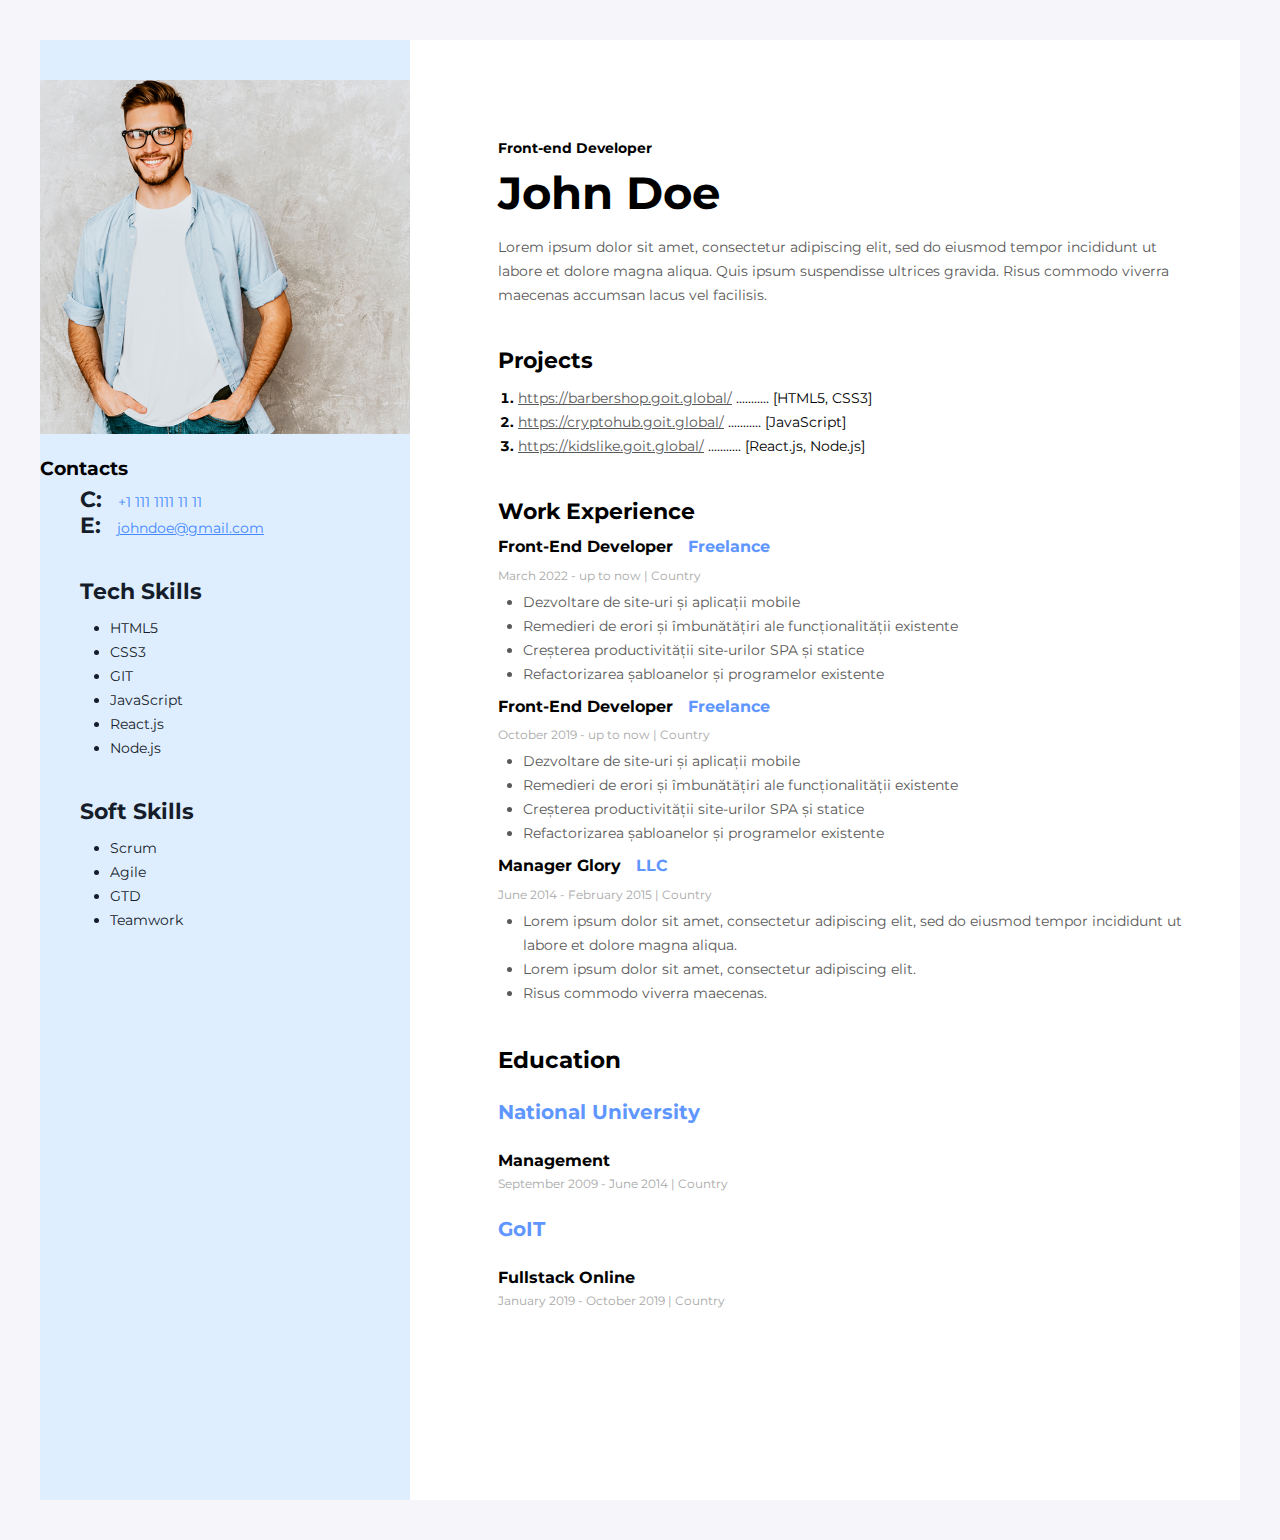
<file: index.html>
<!DOCTYPE html>
<html lang="en">

<head>
  <meta charset="UTF-8" />
  <meta name="viewport" content="width=device-width, initial-scale=1.0" />
  <title>My CV</title>
  <link rel="stylesheet" href="./styles/styles.css" />
  <link rel="preconnect" href="https://fonts.googleapis.com" />
  <link rel="preconnect" href="https://fonts.gstatic.com" crossorigin />
  <link
    href="https://fonts.googleapis.com/css2?family=Montserrat:ital,wght@0,100;0,200;0,300;0,400;0,500;0,600;0,700;0,800;0,900;1,100;1,200;1,300;1,400;1,500;1,600;1,700;1,800;1,900&display=swap"
    rel="stylesheet" />
</head>

<body>
  <!-- Our App-->
  <div class="app-wrapper">
    <!-- Right side container -->
    <div class="right-side-container">
      <!-- About me section -->
      <div class="about-me-section">
        <h4 class="about-me-professions">Front-end Developer</h4>
        <h1 class="about-me-name">John Doe</h1>
        <p class="about-me-description">
          Lorem ipsum dolor sit amet, consectetur adipiscing elit, sed do
          eiusmod tempor incididunt ut labore et dolore magna aliqua. Quis
          ipsum suspendisse ultrices gravida. Risus commodo viverra maecenas
          accumsan lacus vel facilisis.
        </p>
      </div>
      <!--Project Section-->
      <div class="project-section">
        <h3 class="project-header">Projects</h3>
        <ol class="project-list">
          <li>
            <a href="https://barbershop.goit.global/" class="project-name">https://barbershop.goit.global/</a>
            <span class="project-info">...........</span>
            <span class="project-info"> [HTML5, CSS3]</span>
          </li>
          <li>
            <a href="https://cryptohub.goit.global/" class="project-name">https://cryptohub.goit.global/</a>
            <span class="project-info">...........</span>
            <span class="project-info">[JavaScript]</span>
          </li>
          <li>
            <a href="https://kidslike.goit.global/" class="project-name">https://kidslike.goit.global/</a>
            <span class="project-info">...........</span>
            <span class="project-info"> [React.js, Node.js]</span>
          </li>
        </ol>
      </div>
      <!-- Work Experience Section-->
      <div class="work-experience-section">
        <h3 class="work-experience-header">Work Experience</h3>

        <!-- 1st Company -->
        <div class="company-container">
          <h4 class=" company-name">Front-End Developer 
            <span class="company-info">Freelance</span></h4>
          <p class="company-time">March 2022 - up to now | Country</p>
          <ul class="company-elements-list">
            <li>Dezvoltare de site-uri și aplicații mobile</li>
            <li>
              Remedieri de erori și îmbunătățiri ale funcționalității
              existente
            </li>
            <li>Creșterea productivității site-urilor SPA și statice</li>
            <li>Refactorizarea șabloanelor și programelor existente</li>
          </ul>
        </div>

        <!-- 2nd Company-->
        <div class="company-container">
          <h4 class="company-name">Front-End Developer
            <span class="company-info"> Freelance</span></h4>
          <p class="company-time">October 2019 - up to now | Country</p>
          <ul class="company-elements-list">
            <li>Dezvoltare de site-uri și aplicații mobile</li>
            <li>
              Remedieri de erori și îmbunătățiri ale funcționalității
              existente
            </li>
            <li>Creșterea productivității site-urilor SPA și statice</li>
            <li>Refactorizarea șabloanelor și programelor existente</li>
          </ul>
        </div>

        <!-- 3rd Company-->
        <div class="company-container">
          <h4 class="company-name">Manager Glory 
            <span class="company-info">LLC</span></h4>
          <p class="company-time">June 2014 - February 2015 | Country</p>
          <ul class="company-elements-list">
            <li>
              Lorem ipsum dolor sit amet, consectetur adipiscing elit, sed do
              eiusmod tempor incididunt ut labore et dolore magna aliqua.
            </li>
            <li>Lorem ipsum dolor sit amet, consectetur adipiscing elit.</li>
            <li>Risus commodo viverra maecenas.</li>
          </ul>
        </div>
      </div>
      <!-- Education Section-->
      <div class="education-section">
        <h3>Education</h3>

        <!-- National University-->
        <div>
          <h4 class="first-scool">National University</h4>
          <p class="second-scool">Management</p>
          <p class="company-time">September 2009 - June 2014 | Country</p>
        </div>

        <!-- GoIT COURSE-->
        <div>
          <h4 class="first-scool">GoIT</h4>
          <p class="second-scool">Fullstack Online</p>
          <p class="company-time">January 2019 - October 2019 | Country</p>
        </div>
      </div>
    </div>
    <aside class="sidebar-section">
      <img src="images/photo.png" alt="profile picture" width="370" class="sidebar-image" />

      <!-- Contacts information -->
      <div class="contacts-container">
        <h3 class="contacts-header">Contacts</h3>

        <div class="contacts-element">
          <span class="contacts-item">C: </span>
          <a href="tel:+111111111111" class="contacts-phone">+1 111 1111 11 11</a>
        </div>
        <div class="contacts-element">
          <span class="contacts-item">E: </span>
          <a href="mailto:johndoe@gmail.com" class="contacts-email">johndoe@gmail.com</a>
        </div>
      </div>

      <!-- Tech skills section-->
      <div class="tech-skills-section">
        <h3 class="tech-skills-header">Tech Skills</h3>
        <ul class="tech-skills-list">
          <li>HTML5</li>
          <li>CSS3</li>
          <li>GIT</li>
          <li>JavaScript</li>
          <li>React.js</li>
          <li>Node.js</li>
        </ul>
      </div>

      <!-- Soft Skills Section-->
      <div class="soft-skills-section">
        <h3 class="soft-skills-header">Soft Skills</h3>
        <ul class="soft-skills-list">
          <li>Scrum</li>
          <li>Agile</li>
          <li>GTD</li>
          <li>Teamwork</li>
        </ul>
      </div>
    </aside>
  </div>
</body>

</html>
</file>
<file: styles/styles.css>
/* Our App */

        body {
        font-family: "Montserrat", sans-serif;
        background-color: #F6F6FA;

        ;
        }
/* Sidebar Styles */
        .sidebar-section {
        background-color: #DFEEFF;
        }
.sidebar-image {
    margin-top: 40px;
}
 .app-wrapper{
        display: flex;
        flex-direction: row-reverse;
        width: 1200px;
        margin: 40px auto;
        background-color: #fff;
        }
        .contact-container{
        padding-left: 40px;
        }
.contact-header{
          color: #161D2A;
        font-size: 22px;
         font-style: normal;
         font-weight: 700;
         line-height: normal;

}       
.contacts-item{
        color: #161D2A;
        font-size: 22px;
        font-style: normal;
        font-weight: 700;
        line-height: normal;
        padding-left: 40px;
}
.contacts-phone{
        color: #4489FF;
        font-size: 14px;
        font-style: normal;
        font-weight: 400;
        line-height: 24px;
        text-decoration: none;
        margin-left: 10px;

}
.contacts-email{
        color: #4489FF;
        font-size: 14px;
        font-style: normal;
        font-weight: 400;
        line-height: 24px;
        margin-left: 10px
}
.contacts-element{
        margin-top: -12px;
        margin-bottom: 10px;
}

.tech-skills-section,
.soft-skills-section {
  padding-left: 40px;
  margin-top: 40px;
}
.tech-skills-header,
.soft-skills-header {
  color: #161d2a;
  font-style: normal;
  font-size: 22px;
  font-weight: 700;
  line-height: 24px;
}
.tech-skills-list,
.soft-skills-list {
  color: #161d2a;
  font-style: normal;
  font-size: 14px;
  font-weight: 400;
  line-height: 24px;
  margin-top: -10px;
  margin-left: -10px;
}
       
/* Main content Styles */
    .right-side-container{
    padding-left: 88px;
    padding-top: 80px;
    padding-right: 40px;
    padding-bottom: 180px;
    }
.about-me-professions{
        
        font-size: 14px;
        font-style: normal;
        font-weight: 700;
        line-height: normal;
    }
    .about-me-name{
        font-size: 45px;
        font-style: normal;
        font-weight: 700;
        line-height: normal;
        margin-top: -10px;
    }
    .about-me-description{
        color: #595959;
        font-size: 14px;
        font-style: normal;
        font-weight: 400;
        line-height: 24px;
        margin-top: -15px;
    }
    .project-section{
        margin-top: 40px;
    }
    .project-header{
        font-size: 22px;
        font-style: normal;
        font-weight: 700;
        line-height: normal;
    }
    .project-list{
        font-size: 14px;
        font-style: normal;
        font-weight: 700;
        line-height: 24px;
        margin-left: -20px;
        margin-top: -10px;
    }
    .project-name{
        color: #595959;
        font-size: 14px;
        font-style: normal;
        font-weight: 400;
        line-height: 24px; /*171.429%   */
        text-decoration: underline;
    }
    .project-info{
        font-weight: 400;
    }
    .work-experience-section{
        margin-top: 40px;
    }
    .work-experience-header{
        font-size: 22px;
        font-style: normal;
        font-weight: 700;
        line-height: normal;
    }
   .company-name{
        font-size: 16px;
        font-style: normal;
        font-weight: 700;
        line-height: normal;
   } 
   .company-info{
        color: #6096FF;
        margin-left: 10px;
   }
   .company-time{
        color: #a8a8a8;
        font-size: 12px;
        font-style: normal;
        font-weight: 400;
        line-height: normal;
        margin-top: -10px;
   }

   .company-elements-list{
        color: #595959;
        font-size: 14px;
        font-style: normal;
        font-weight: 400;
        line-height: 24px;
        margin-left: -15px;
        margin-top: -5px;
   }
   
   .company-container{
        margin-top: -10px;
   }

   .education-section{
        margin-top: 40px;
        font-size: 20px;
   }
   .first-scool{
        color: #6096FF;
        margin-left: 0%;
   }

   .second-scool{
        font-size: 16px;
        font-style: normal;
        font-weight: 700;
        line-height: normal;
   }
</file>
